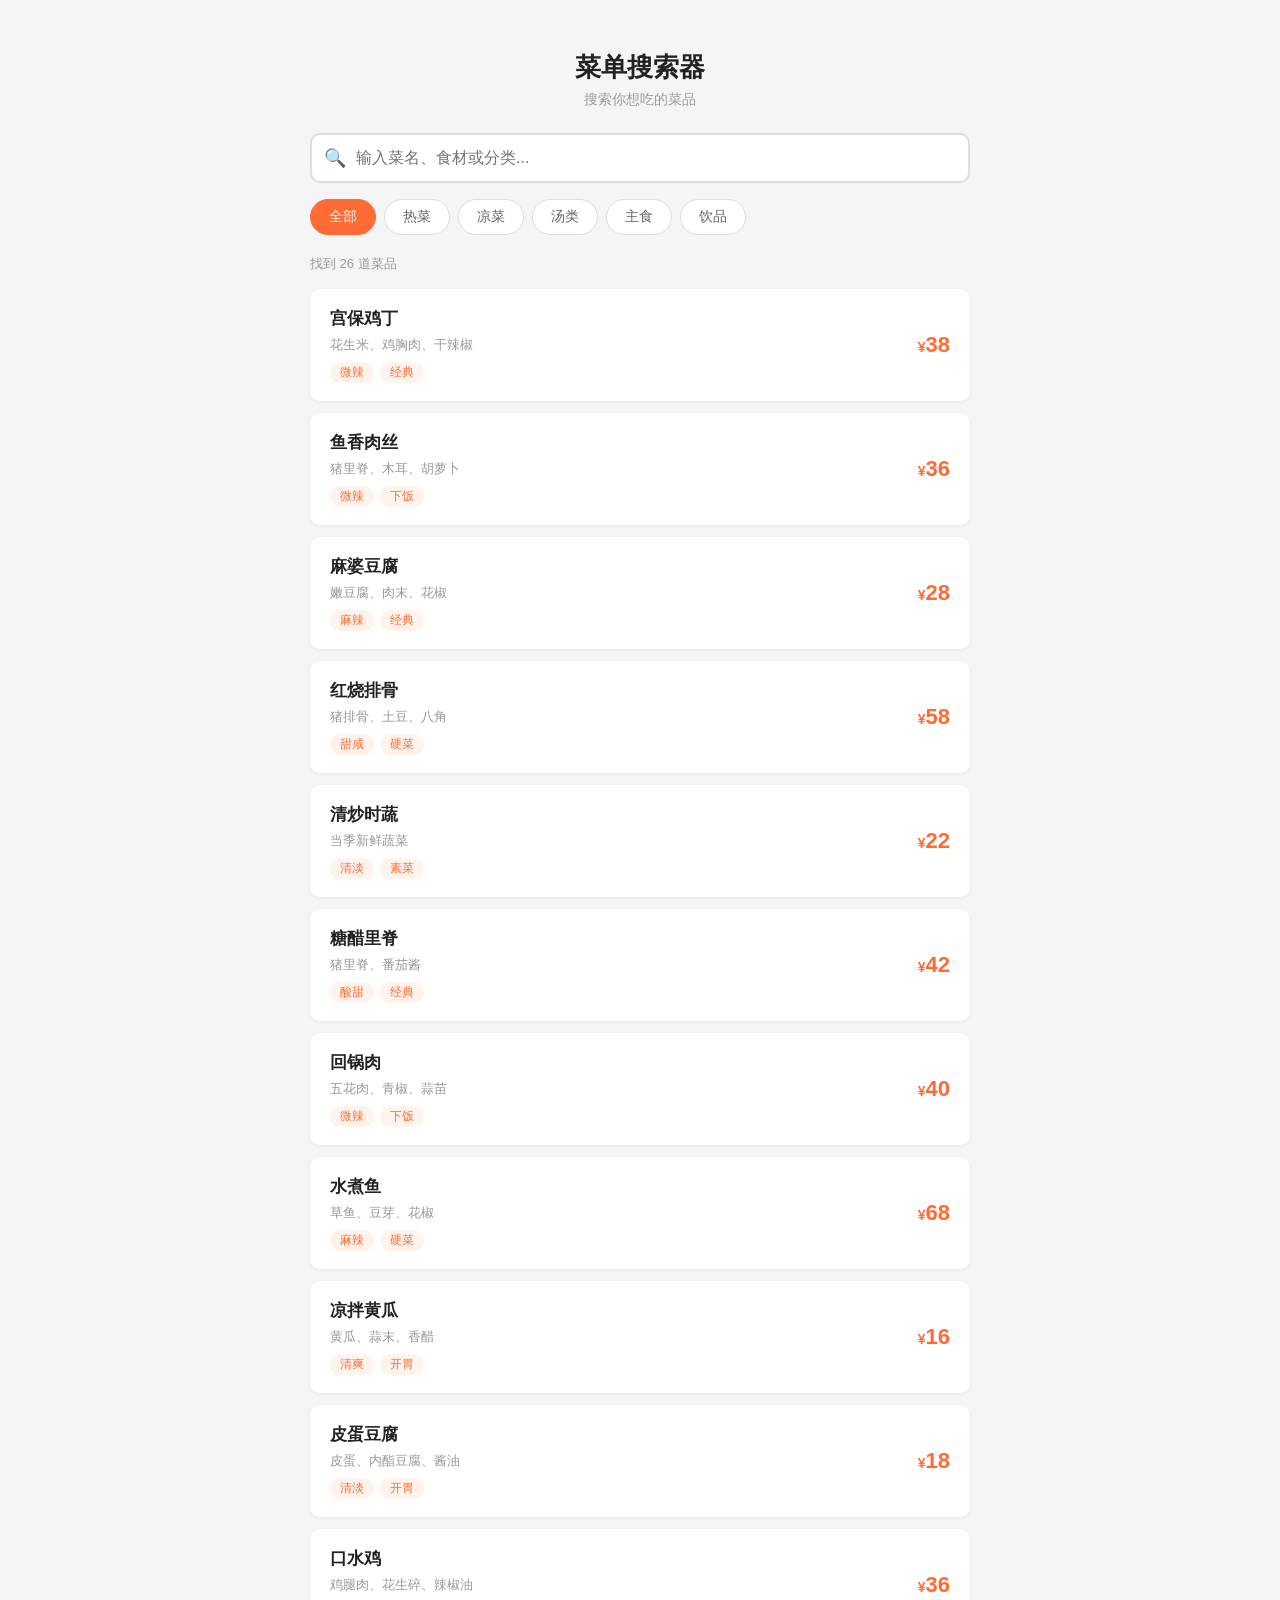
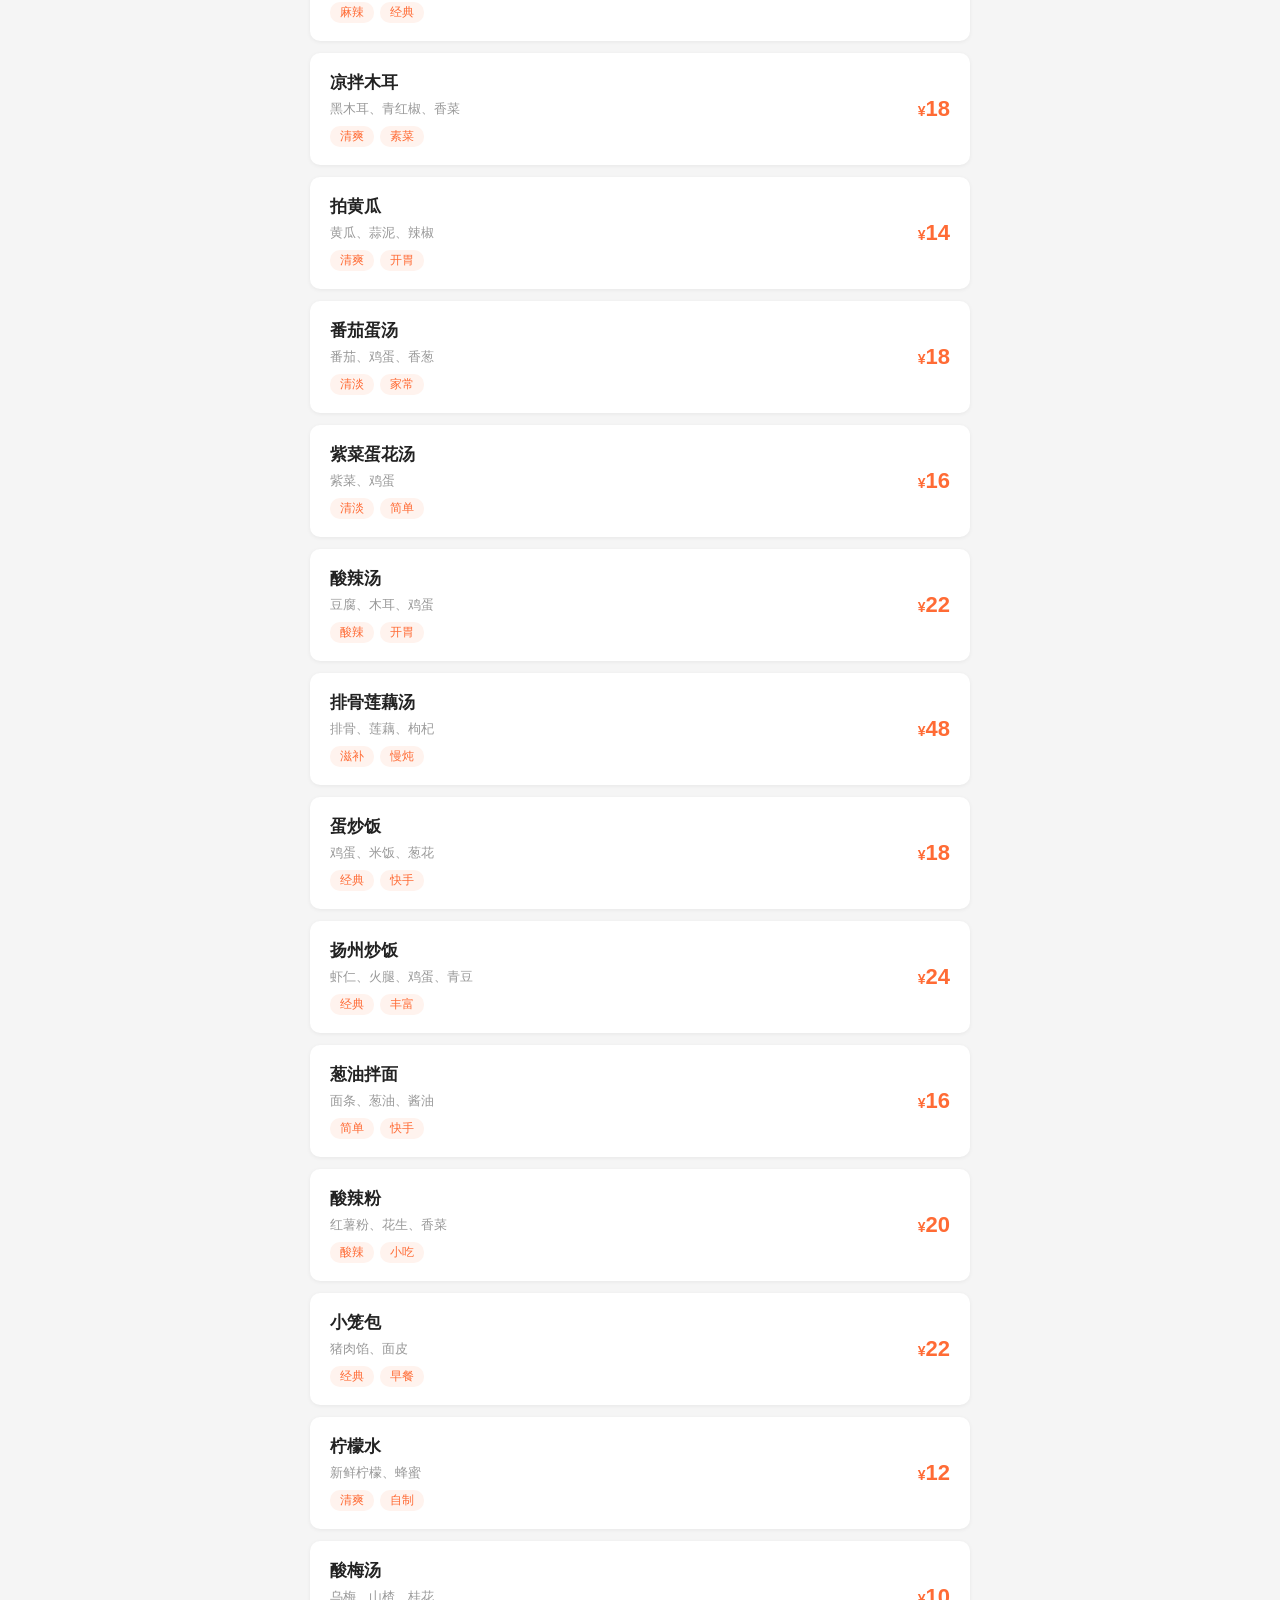
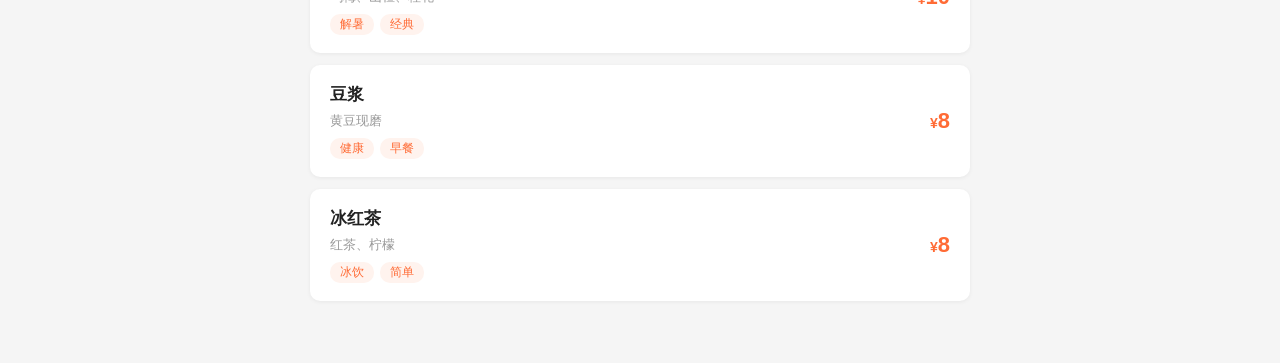
<file: index.html>
<!DOCTYPE html>
<html lang="zh">
<head>
    <meta charset="UTF-8">
    <meta name="viewport" content="width=device-width, initial-scale=1.0">
    <title>菜单搜索器</title>
    <link rel="stylesheet" href="style.css">
</head>
<body>
    <div class="container">
        <h1>菜单搜索器</h1>
        <p class="subtitle">搜索你想吃的菜品</p>

        <div class="search-box">
            <input type="text" id="search-input" placeholder="输入菜名、食材或分类..." oninput="filterMenu()">
            <span class="search-icon">&#128269;</span>
        </div>

        <div class="category-tabs">
            <button class="tab active" onclick="filterByCategory('all', this)">全部</button>
            <button class="tab" onclick="filterByCategory('hot', this)">热菜</button>
            <button class="tab" onclick="filterByCategory('cold', this)">凉菜</button>
            <button class="tab" onclick="filterByCategory('soup', this)">汤类</button>
            <button class="tab" onclick="filterByCategory('staple', this)">主食</button>
            <button class="tab" onclick="filterByCategory('drink', this)">饮品</button>
        </div>

        <div id="result-count" class="result-count"></div>

        <div id="menu-list"></div>

        <div id="no-result" style="display:none;">
            <p>没有找到相关菜品，换个关键词试试？</p>
        </div>
    </div>

    <script src="script.js"></script>
</body>
</html>
</file>
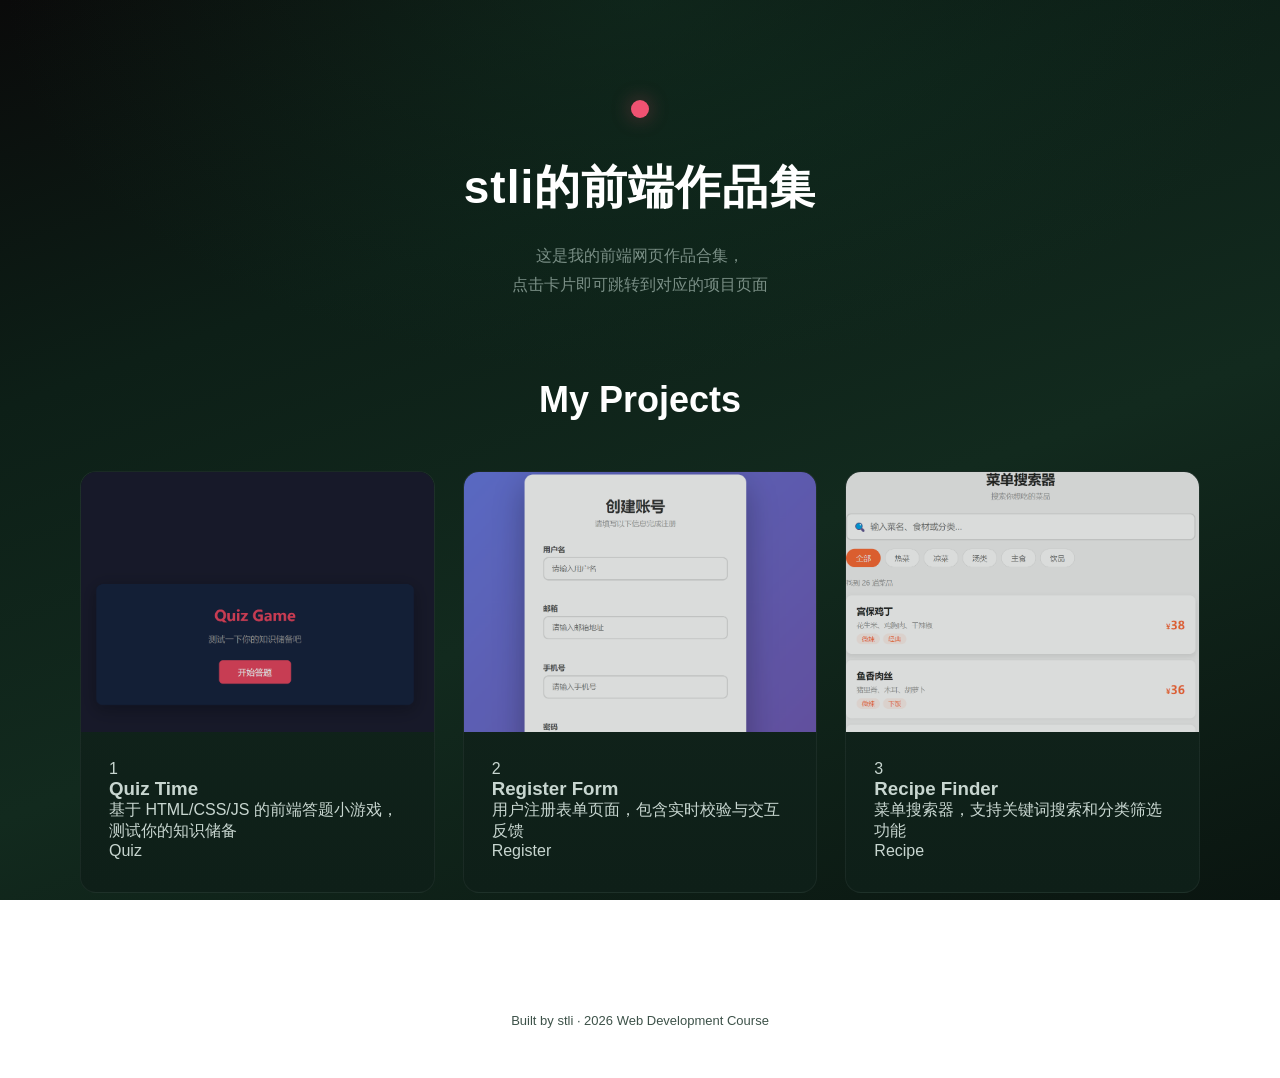
<file: index2.html>
<!DOCTYPE html>
<html lang="zh">
<head>
    <meta charset="UTF-8">
    <meta name="viewport" content="width=device-width, initial-scale=1.0">
    <title>stli的前端作品集</title>
    <link rel="stylesheet" href="style2.css">
</head>
<body>

    <!-- 顶部 Hero 区域 -->
    <section class="hero">
        <div class="hero-dot"></div>
        <h1 class="hero-title">stli的前端作品集</h1>
        <p class="hero-desc">
            这是我的前端网页作品合集，<br>
            点击卡片即可跳转到对应的项目页面
        </p>
    </section>

    <!-- 作品展示区域 -->
    <section class="works">
        <h2 class="section-title">My Projects</h2>

        <div class="card-grid">

            <!-- 作品1：Quiz Game -->
            <a href="https://quiz-game-murex-five.vercel.app/" target="_blank" class="card">
                <div class="card-img">
                    <img src="quiz-game.png" alt="Quiz Game">
                </div>
                <div class="card-body">
                    <div class="card-index"><span>1</span></div>
                    <div class="card-text">
                        <h3>Quiz Time</h3>
                        <p>基于 HTML/CSS/JS 的前端答题小游戏，测试你的知识储备</p>
                    </div>
                    <span class="tag">Quiz</span>
                </div>
            </a>

            <!-- 作品2：注册页面 -->
            <a href="https://register-page-mu.vercel.app/" target="_blank" class="card">
                <div class="card-img">
                    <img src="register-page.png" alt="注册页面">
                </div>
                <div class="card-body">
                    <div class="card-index"><span>2</span></div>
                    <div class="card-text">
                        <h3>Register Form</h3>
                        <p>用户注册表单页面，包含实时校验与交互反馈</p>
                    </div>
                    <span class="tag">Register</span>
                </div>
            </a>

            <!-- 作品3：菜单搜索器 -->
            <a href="https://menu-search-three.vercel.app/" target="_blank" class="card">
                <div class="card-img">
                    <img src="menu-search.png" alt="菜单搜索器">
                </div>
                <div class="card-body">
                    <div class="card-index"><span>3</span></div>
                    <div class="card-text">
                        <h3>Recipe Finder</h3>
                        <p>菜单搜索器，支持关键词搜索和分类筛选功能</p>
                    </div>
                    <span class="tag">Recipe</span>
                </div>
            </a>

        </div>
    </section>

    <!-- 底部 -->
    <footer class="footer">
        <p>Built by <span class="highlight">stli</span> · 2026 Web Development Course</p>
    </footer>

</body>
</html>
</file>
<file: style.css>
* {
    margin: 0;
    padding: 0;
    box-sizing: border-box;
}

body {
    font-family: "Microsoft YaHei", sans-serif;
    background: #f5f5f5;
    color: #333;
    min-height: 100vh;
    padding: 20px;
}

.container {
    max-width: 700px;
    margin: 0 auto;
    padding: 30px 20px;
}

h1 {
    text-align: center;
    font-size: 26px;
    margin-bottom: 6px;
    color: #222;
}

.subtitle {
    text-align: center;
    color: #999;
    font-size: 14px;
    margin-bottom: 24px;
}

.search-box {
    position: relative;
    margin-bottom: 16px;
}

#search-input {
    width: 100%;
    padding: 14px 20px 14px 44px;
    font-size: 16px;
    border: 2px solid #ddd;
    border-radius: 10px;
    outline: none;
    background: white;
    transition: border-color 0.2s;
}

#search-input:focus {
    border-color: #ff6b35;
}

.search-icon {
    position: absolute;
    left: 14px;
    top: 50%;
    transform: translateY(-50%);
    font-size: 18px;
}

.category-tabs {
    display: flex;
    gap: 8px;
    margin-bottom: 20px;
    flex-wrap: wrap;
}

.tab {
    padding: 8px 18px;
    border: 1px solid #ddd;
    border-radius: 20px;
    background: white;
    color: #666;
    font-size: 14px;
    cursor: pointer;
    transition: all 0.2s;
}

.tab:hover {
    border-color: #ff6b35;
    color: #ff6b35;
}

.tab.active {
    background: #ff6b35;
    color: white;
    border-color: #ff6b35;
}

.result-count {
    font-size: 13px;
    color: #999;
    margin-bottom: 16px;
}

.menu-item {
    background: white;
    border-radius: 10px;
    padding: 18px 20px;
    margin-bottom: 12px;
    box-shadow: 0 1px 4px rgba(0,0,0,0.06);
    display: flex;
    justify-content: space-between;
    align-items: center;
    transition: box-shadow 0.2s;
}

.menu-item:hover {
    box-shadow: 0 4px 12px rgba(0,0,0,0.1);
}

.item-info {
    flex: 1;
}

.item-name {
    font-size: 17px;
    font-weight: bold;
    margin-bottom: 6px;
    color: #222;
}

.item-desc {
    font-size: 13px;
    color: #999;
    margin-bottom: 4px;
}

.item-tags {
    display: flex;
    gap: 6px;
    margin-top: 8px;
}

.tag {
    font-size: 12px;
    padding: 2px 10px;
    border-radius: 10px;
    background: #fff3ee;
    color: #ff6b35;
}

.item-price {
    font-size: 22px;
    font-weight: bold;
    color: #ff6b35;
    white-space: nowrap;
    margin-left: 20px;
}

.item-price::before {
    content: "¥";
    font-size: 14px;
}

#no-result {
    text-align: center;
    padding: 60px 0;
    color: #999;
    font-size: 15px;
}
</file>
<file: style2.css>
/* ========== Reset ========== */
* {
    margin: 0;
    padding: 0;
    box-sizing: border-box;
}

/* ========== 全局 ========== */
body {
    font-family: 'Segoe UI', 'PingFang SC', 'Microsoft YaHei', sans-serif;
    background: linear-gradient(160deg, #0a0a0a 0%, #0d1f17 30%, #122a1e 60%, #0a1510 100%);
    background-attachment: fixed;
    color: #c8d6d0;
    min-height: 100vh;
    overflow-x: hidden;
}

/* ========== Hero 区域 ========== */
.hero {
    text-align: center;
    padding: 100px 20px 80px;
    background: radial-gradient(ellipse at 50% 0%, rgba(20, 60, 40, 0.4) 0%, transparent 70%);
}

.hero-dot {
    width: 18px;
    height: 18px;
    background: #ef5272;
    border-radius: 50%;
    margin: 0 auto 40px;
    box-shadow: 0 0 20px rgba(239, 82, 114, 0.4);
    animation: pulse 2.5s ease-in-out infinite;
}

@keyframes pulse {
    0%, 100% { transform: scale(1); box-shadow: 0 0 20px rgba(239, 82, 114, 0.4); }
    50% { transform: scale(1.3); box-shadow: 0 0 35px rgba(239, 82, 114, 0.6); }
}

.hero-title {
    font-size: 46px;
    font-weight: 700;
    color: #ffffff;
    line-height: 1.3;
    margin-bottom: 24px;
    letter-spacing: 1px;
}

.hero-desc {
    font-size: 16px;
    color: #7a8f86;
    line-height: 1.8;
    max-width: 560px;
    margin: 0 auto;
}

/* ========== 作品区域 ========== */
.works {
    max-width: 1200px;
    margin: 0 auto;
    padding: 0 40px 80px;
}

.section-title {
    font-size: 36px;
    font-weight: 700;
    color: #ffffff;
    text-align: center;
    margin-bottom: 50px;
}

/* ========== 卡片网格 ========== */
.card-grid {
    display: grid;
    grid-template-columns: repeat(3, 1fr);
    gap: 28px;
}

/* ========== 单个卡片 ========== */
.card {
    background: linear-gradient(180deg, #12261d 0%, #0e1f18 100%);
    border: 1px solid rgba(255, 255, 255, 0.05);
    border-radius: 16px;
    overflow: hidden;
    text-decoration: none;
    color: inherit;
    transition: transform 0.35s ease, box-shadow 0.35s ease, border-color 0.35s ease;
    cursor: pointer;
}

.card:hover {
    transform: translateY(-8px);
    box-shadow: 0 20px 50px rgba(0, 0, 0, 0.5), 0 0 30px rgba(20, 80, 50, 0.15);
    border-color: rgba(239, 82, 114, 0.15);
}

/* 卡片图片 */
.card-img {
    width: 100%;
    height: 260px;
    overflow: hidden;
    background: #0a1a13;
}

.card-img img {
    width: 100%;
    height: 100%;
    object-fit: cover;
    object-position: top;
    transition: transform 0.4s ease, opacity 0.4s ease;
    opacity: 0.85;
}

.card:hover .card-img img {
    transform: scale(1.06);
    opacity: 1;
}

/* 卡片内容 */
.card-body {
    padding: 28px 28px 32px;
}

/* 序号圆点 */
.card-number {
    display: inline-flex;
    align-items: center;
    justify-content: center;
    width: 28px;
    height: 28px;
    background: #ef5272;
    color: #ffffff;
    font-size: 13px;
    font-weight: 700;
    border-radius: 50%;
    margin-bottom: 14px;
    box-shadow: 0 0 12px rgba(239, 82, 114, 0.3);
}

.card-title {
    font-size: 20px;
    font-weight: 700;
    color: #ffffff;
    margin-bottom: 10px;
}

.card-desc {
    font-size: 14px;
    color: #7a8f86;
    line-height: 1.7;
}

/* ========== Footer ========== */
.footer {
    text-align: center;
    padding: 40px 20px 50px;
    color: #3d5249;
    font-size: 13px;
}

/* ========== 响应式 ========== */
@media (max-width: 900px) {
    .card-grid {
        grid-template-columns: repeat(2, 1fr);
    }

    .hero-title {
        font-size: 34px;
    }
}

@media (max-width: 600px) {
    .hero {
        padding: 70px 20px 50px;
    }

    .hero-title {
        font-size: 26px;
    }

    .section-title {
        font-size: 28px;
    }

    .card-grid {
        grid-template-columns: 1fr;
        max-width: 420px;
        margin: 0 auto;
    }
}
</file>
